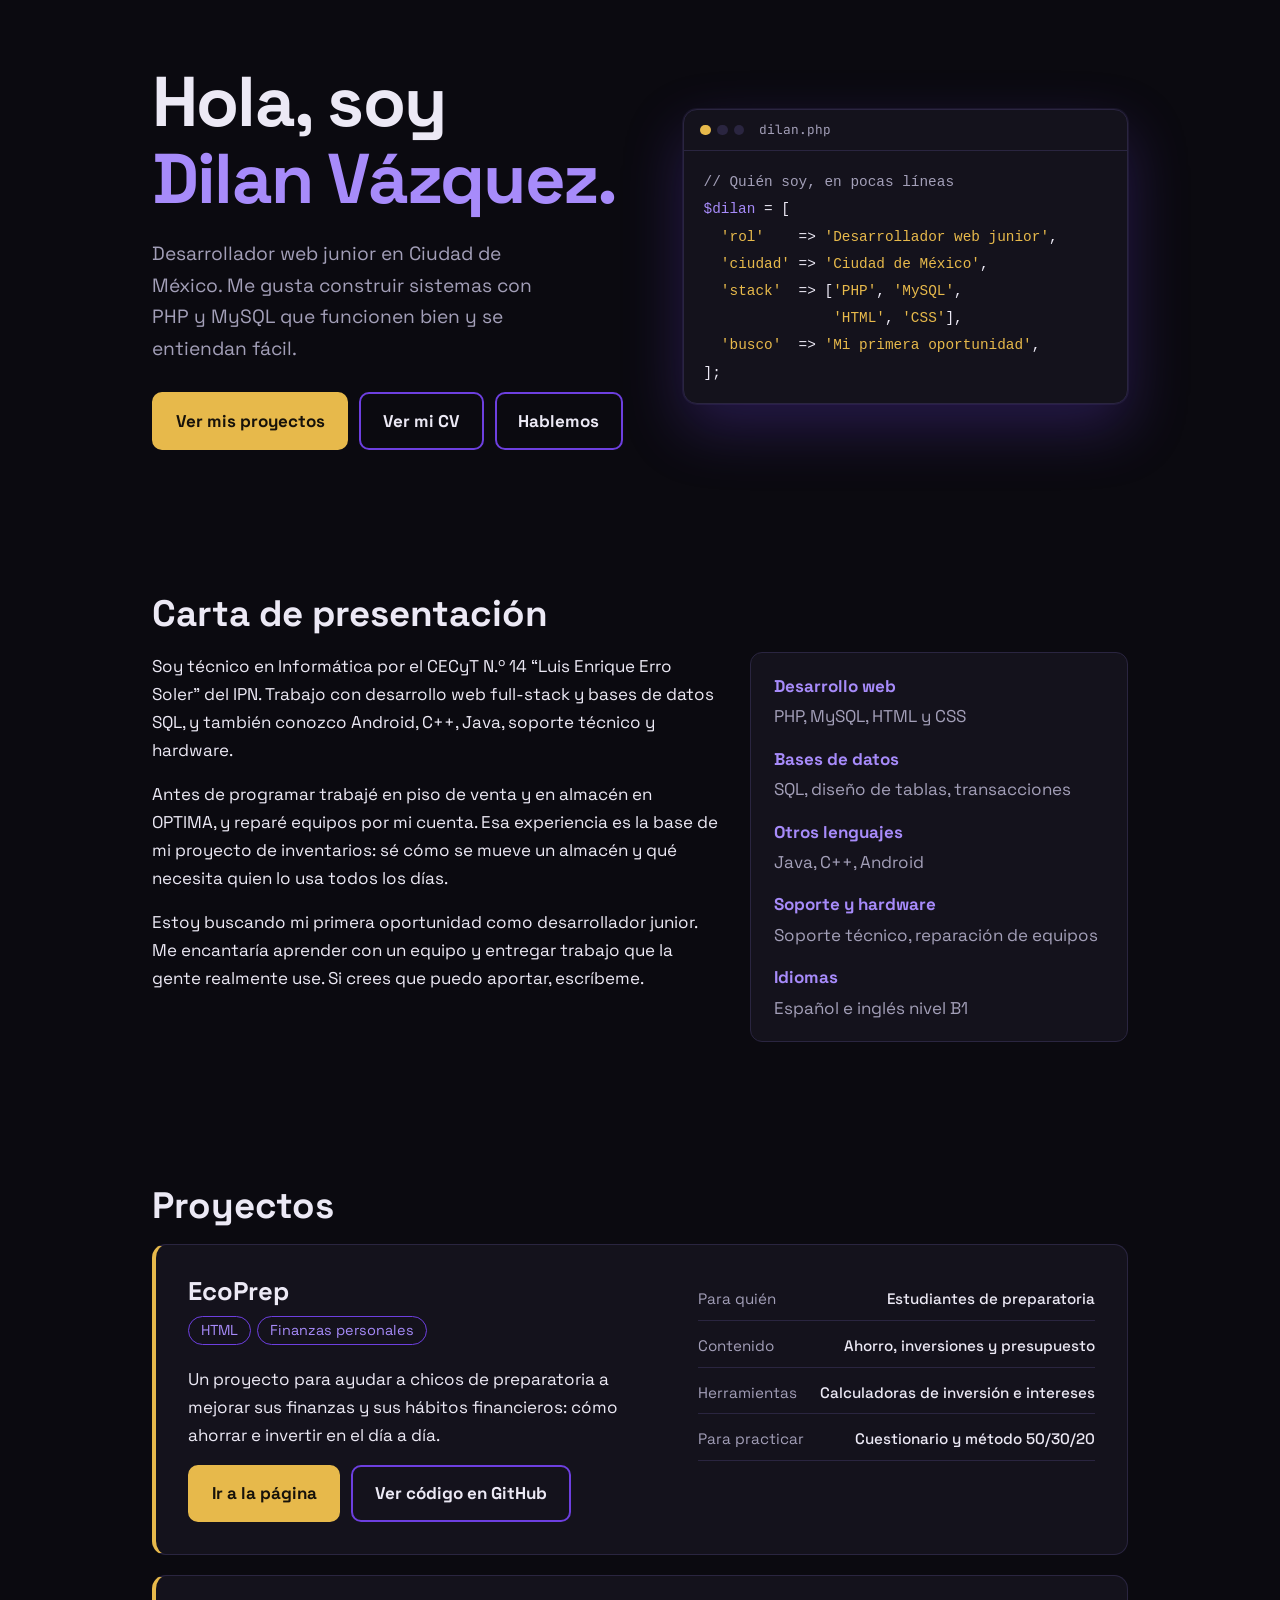
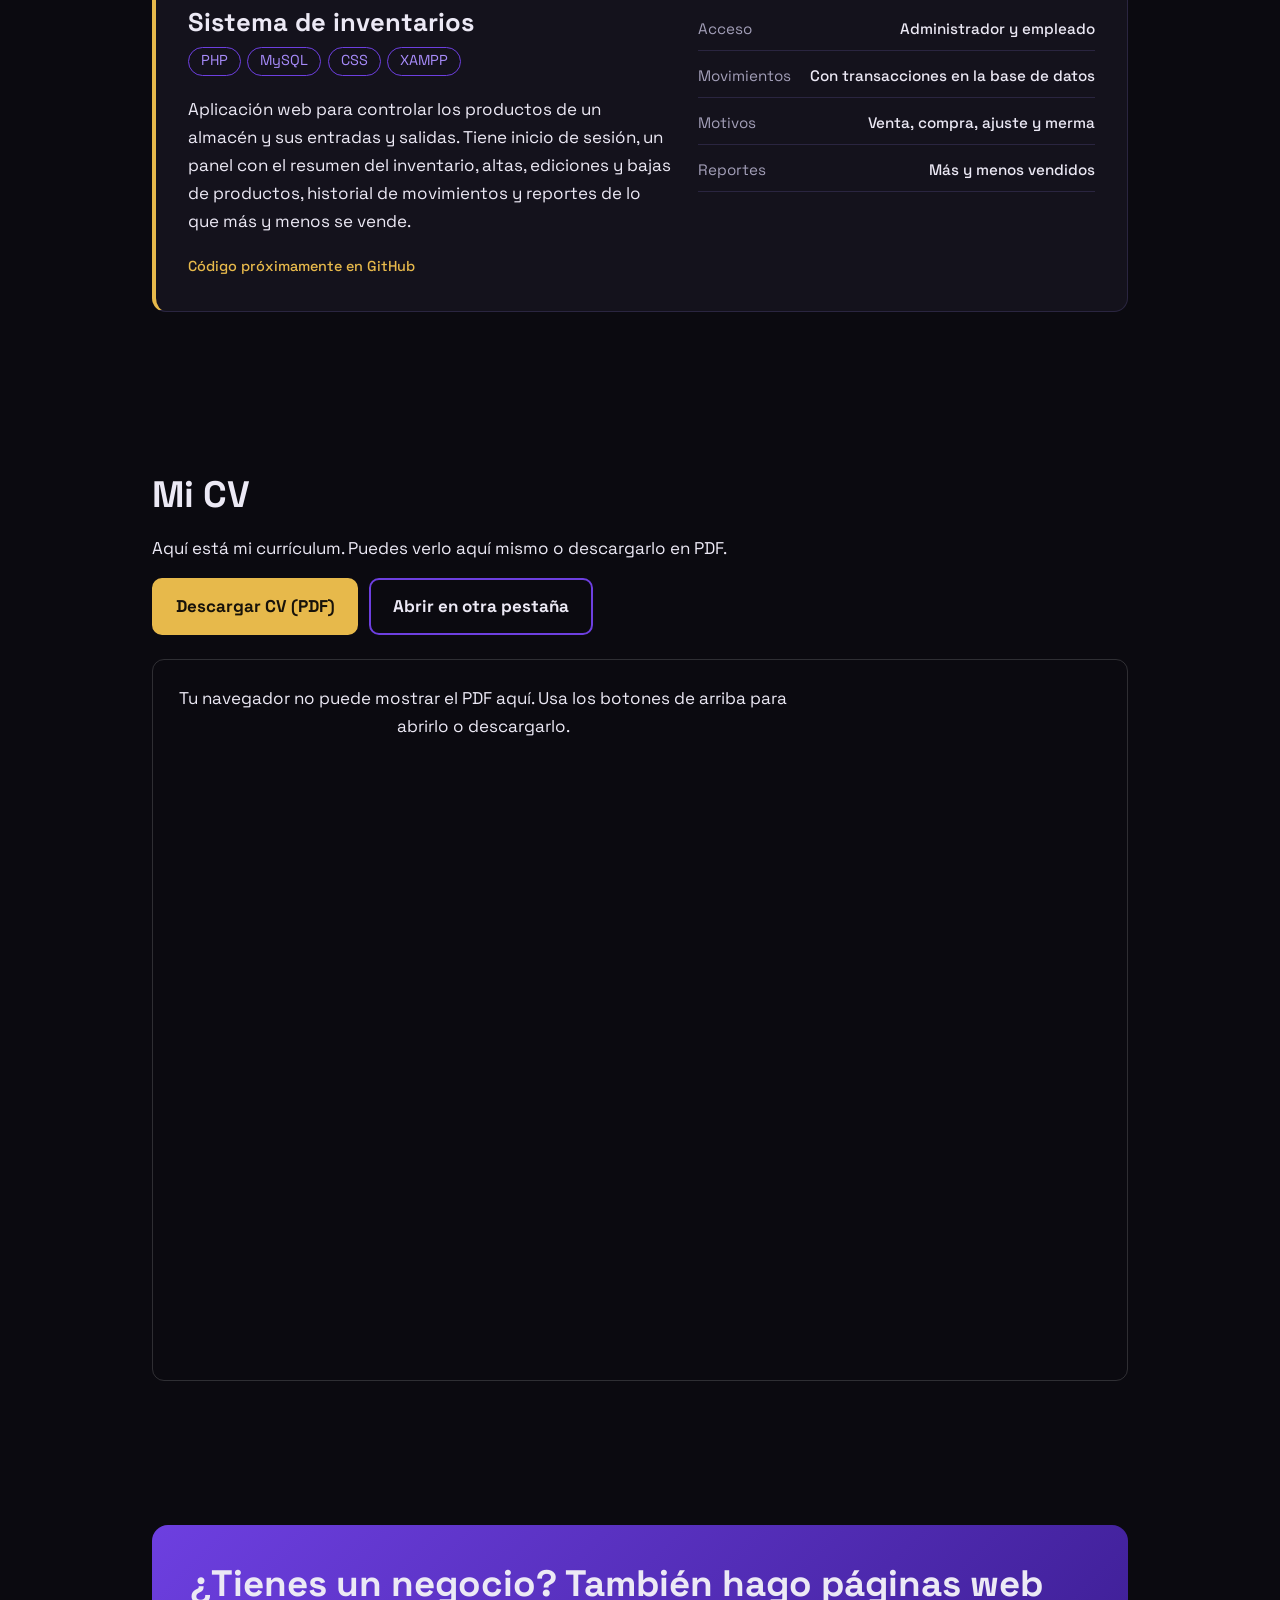
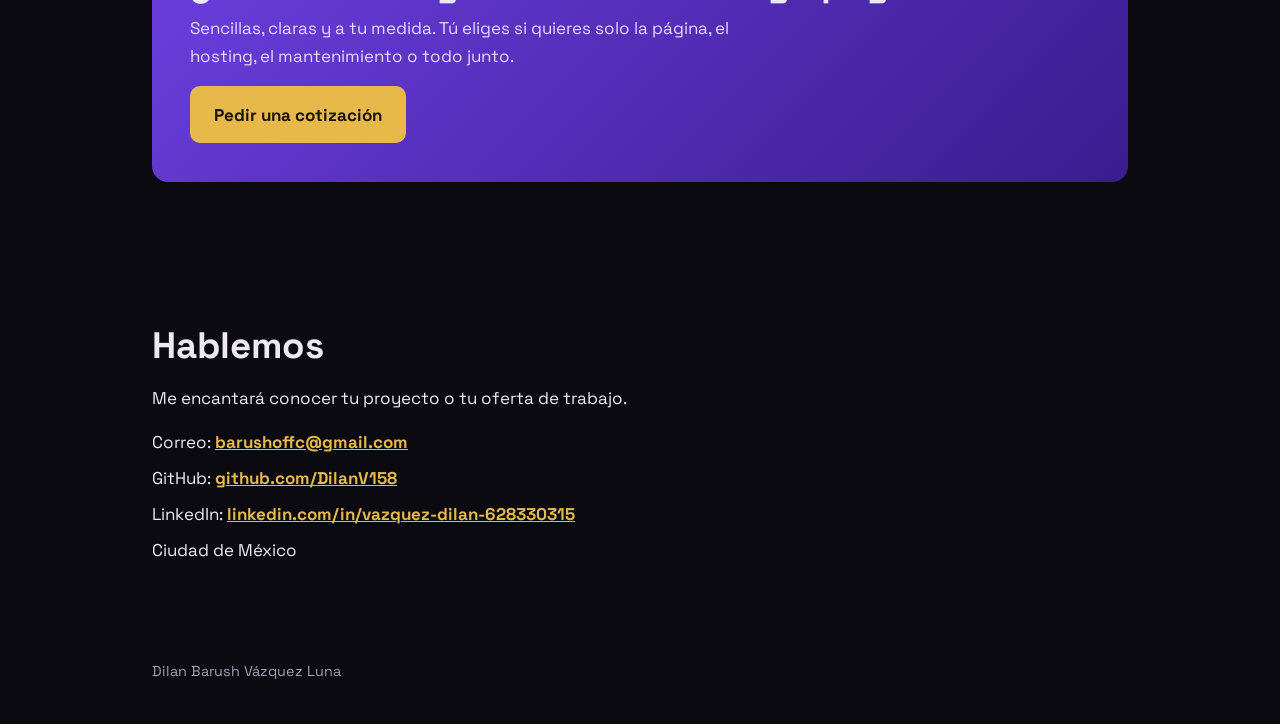
<file: index.html>
<!DOCTYPE html>
<html lang="es">
<head>
<meta charset="utf-8">
<meta name="viewport" content="width=device-width, initial-scale=1, viewport-fit=cover">
<title>Dilan Vázquez · Desarrollador web junior</title>
<meta name="description" content="Portafolio de Dilan Barush Vázquez Luna, desarrollador web junior en Ciudad de México.">
<link rel="preconnect" href="https://fonts.googleapis.com">
<link rel="preconnect" href="https://fonts.gstatic.com" crossorigin>
<link href="https://fonts.googleapis.com/css2?family=Space+Grotesk:wght@400;500;700&family=JetBrains+Mono:wght@400;600&display=swap" rel="stylesheet">
<link rel="stylesheet" href="styles.css">
</head>
<body>
<main>
  <div class="wrap">
    <section class="hero" id="inicio">
      <div>
        <h1>Hola, soy <span>Dilan Vázquez.</span></h1>
        <p class="rol">Desarrollador web junior en Ciudad de México. Me gusta construir sistemas con PHP y MySQL que funcionen bien y se entiendan fácil.</p>
        <div class="actions">
          <a class="btn primary" href="#proyectos">Ver mis proyectos</a>
          <a class="btn ghost" href="#cv">Ver mi CV</a>
          <a class="btn ghost" href="#contacto">Hablemos</a>
        </div>
      </div>
      <div class="editor" role="img" aria-label="Fragmento de código con un resumen de Dilan: desarrollador web junior en Ciudad de México que trabaja con PHP, MySQL, HTML y CSS.">
        <div class="bar"><i></i><i></i><i></i><b>dilan.php</b></div>
<pre aria-hidden="true"><code><span class="c">// Quién soy, en pocas líneas</span>
<span class="k">$dilan</span> = [
  <span class="s">'rol'</span>    =&gt; <span class="s">'Desarrollador web junior'</span>,
  <span class="s">'ciudad'</span> =&gt; <span class="s">'Ciudad de México'</span>,
  <span class="s">'stack'</span>  =&gt; [<span class="s">'PHP'</span>, <span class="s">'MySQL'</span>,
               <span class="s">'HTML'</span>, <span class="s">'CSS'</span>],
  <span class="s">'busco'</span>  =&gt; <span class="s">'Mi primera oportunidad'</span>,
];</code></pre>
      </div>
    </section>

    <section id="sobre-mi">
      <h2>Carta de presentación</h2>
      <div class="about">
        <div>
          <p>Soy técnico en Informática por el CECyT N.º 14 “Luis Enrique Erro Soler” del IPN. Trabajo con desarrollo web full-stack y bases de datos SQL, y también conozco Android, C++, Java, soporte técnico y hardware.</p>
          <p>Antes de programar trabajé en piso de venta y en almacén en OPTIMA, y reparé equipos por mi cuenta. Esa experiencia es la base de mi proyecto de inventarios: sé cómo se mueve un almacén y qué necesita quien lo usa todos los días.</p>
          <p>Estoy buscando mi primera oportunidad como desarrollador junior. Me encantaría aprender con un equipo y entregar trabajo que la gente realmente use. Si crees que puedo aportar, escríbeme.</p>
        </div>
        <div class="skills">
          <dl>
            <dt>Desarrollo web</dt><dd>PHP, MySQL, HTML y CSS</dd>
            <dt>Bases de datos</dt><dd>SQL, diseño de tablas, transacciones</dd>
            <dt>Otros lenguajes</dt><dd>Java, C++, Android</dd>
            <dt>Soporte y hardware</dt><dd>Soporte técnico, reparación de equipos</dd>
            <dt>Idiomas</dt><dd>Español e inglés nivel B1</dd>
          </dl>
        </div>
      </div>
    </section>

    <section id="proyectos">
      <h2>Proyectos</h2>
      <article class="featured">
        <div>
          <h3>EcoPrep</h3>
          <ul class="chips"><li>HTML</li><li>Finanzas personales</li></ul>
          <p>Un proyecto para ayudar a chicos de preparatoria a mejorar sus finanzas y sus hábitos financieros: cómo ahorrar e invertir en el día a día.</p>
          <div class="actions">
            <a class="btn primary" href="https://dilanv158.github.io/EcoPrep/" rel="noopener">Ir a la página</a>
            <a class="btn ghost" href="https://github.com/DilanV158/EcoPrep" rel="noopener">Ver código en GitHub</a>
          </div>
        </div>
        <div class="mini">
          <div><span>Para quién</span><strong>Estudiantes de preparatoria</strong></div>
          <div><span>Contenido</span><strong>Ahorro, inversiones y presupuesto</strong></div>
          <div><span>Herramientas</span><strong>Calculadoras de inversión e intereses</strong></div>
          <div><span>Para practicar</span><strong>Cuestionario y método 50/30/20</strong></div>
        </div>
      </article>
      <article class="featured">
        <div>
          <h3>Sistema de inventarios</h3>
          <ul class="chips"><li>PHP</li><li>MySQL</li><li>CSS</li><li>XAMPP</li></ul>
          <p>Aplicación web para controlar los productos de un almacén y sus entradas y salidas. Tiene inicio de sesión, un panel con el resumen del inventario, altas, ediciones y bajas de productos, historial de movimientos y reportes de lo que más y menos se vende.</p>
          <span class="status">Código próximamente en GitHub</span>
        </div>
        <div class="mini">
          <div><span>Acceso</span><strong>Administrador y empleado</strong></div>
          <div><span>Movimientos</span><strong>Con transacciones en la base de datos</strong></div>
          <div><span>Motivos</span><strong>Venta, compra, ajuste y merma</strong></div>
          <div><span>Reportes</span><strong>Más y menos vendidos</strong></div>
        </div>
      </article>
    </section>

    <section id="cv">
      <h2>Mi CV</h2>
      <p>Aquí está mi currículum. Puedes verlo aquí mismo o descargarlo en PDF.</p>
      <div class="actions">
        <a class="btn primary" href="Dilan-Vazquez-CV.pdf" download="Dilan-Vazquez-CV.pdf">Descargar CV (PDF)</a>
        <a class="btn ghost" href="Dilan-Vazquez-CV.pdf" target="_blank" rel="noopener">Abrir en otra pestaña</a>
      </div>
      <div class="cv-preview">
        <object data="Dilan-Vazquez-CV.pdf#view=FitH" type="application/pdf" aria-label="Vista previa del CV de Dilan Vázquez">
          <p>Tu navegador no puede mostrar el PDF aquí. Usa los botones de arriba para abrirlo o descargarlo.</p>
        </object>
      </div>
    </section>

    <section id="paginas-web">
      <div class="service">
        <h2>¿Tienes un negocio? También hago páginas web</h2>
        <p>Sencillas, claras y a tu medida. Tú eliges si quieres solo la página, el hosting, el mantenimiento o todo junto.</p>
        <a class="btn primary" href="mailto:barushoffc@gmail.com?subject=Cotizaci%C3%B3n%20de%20p%C3%A1gina%20web&body=Hola%20Dilan%2C%20me%20gustar%C3%ADa%20cotizar%20una%20p%C3%A1gina%20web.%0A%0ANombre%3A%0ANegocio%3A%0AQu%C3%A9%20necesito%3A%0A">Pedir una cotización</a>
      </div>
    </section>

    <section class="contact" id="contacto">
      <h2>Hablemos</h2>
      <p>Me encantará conocer tu proyecto o tu oferta de trabajo.</p>
      <ul>
        <li>Correo: <a href="mailto:barushoffc@gmail.com">barushoffc@gmail.com</a></li>
        <li>GitHub: <a href="https://github.com/DilanV158" rel="noopener">github.com/DilanV158</a></li>
        <li>LinkedIn: <a href="https://www.linkedin.com/in/vazquez-dilan-628330315/" rel="noopener">linkedin.com/in/vazquez-dilan-628330315</a></li>
        <li>Ciudad de México</li>
      </ul>
    </section>
  </div>
  <footer><div class="wrap">Dilan Barush Vázquez Luna</div></footer>
</main>
</body>
</html>
</file>
<file: styles.css>
:root, :root[data-theme="dark"]{
  color-scheme: dark;
  --bg:#0B0A10; --surface:#14121C; --line:#2A2540; --ink:#ECE9F5; --muted:#A39FB8;
  --purple:#A78BFA; --purple-deep:#6D3FE0; --gold:#E7B94B; --gold-ink:#17120A;
  box-sizing:border-box;
  padding-top:env(safe-area-inset-top,0px);
  padding-bottom:env(safe-area-inset-bottom,0px);
}
html{scroll-padding-top:env(safe-area-inset-top,0px);scroll-behavior:smooth;background:var(--bg)}
*,*::before,*::after{box-sizing:border-box}
body{margin:0;background:var(--bg);color:var(--ink);font-family:"Space Grotesk",system-ui,-apple-system,"Segoe UI",sans-serif;font-size:1.0625rem;line-height:1.65}
h1,h2,h3{line-height:1.1;margin:0;font-weight:700}
a{color:inherit}
a:focus-visible,.btn:focus-visible{outline:3px solid var(--gold);outline-offset:3px;border-radius:6px}
.wrap{max-width:1040px;margin:0 auto;padding:0 clamp(1.1rem,4vw,2rem)}
section{padding:clamp(2.5rem,7vw,4.5rem) 0}
h2{font-size:clamp(1.7rem,4vw,2.3rem);margin-bottom:1.1rem}
p{margin:0 0 1rem;max-width:60ch}

.hero{display:grid;gap:2.5rem;align-items:center;padding-top:clamp(2rem,6vw,4rem)}
@media(min-width:860px){.hero{grid-template-columns:1.05fr .95fr}}
.hero h1{font-size:clamp(2.5rem,8vw,4.4rem);letter-spacing:-.025em}
.hero h1 span{display:block;color:var(--purple)}
.hero .rol{font-size:1.2rem;color:var(--muted);margin:1.2rem 0 1.7rem;max-width:34ch}
.actions{display:flex;flex-wrap:wrap;gap:.7rem}
.btn{display:inline-block;padding:.8rem 1.35rem;border-radius:10px;font-weight:700;text-decoration:none;border:2px solid var(--gold)}
.btn.primary{background:var(--gold);color:var(--gold-ink)}
.btn.ghost{color:var(--ink);border-color:var(--purple-deep)}
.btn.ghost:hover{border-color:var(--purple)}

.editor{background:var(--surface);border:1px solid var(--line);border-radius:14px;overflow:hidden;box-shadow:0 0 0 1px rgba(167,139,250,.08),0 24px 60px rgba(109,63,224,.28)}
.editor .bar{display:flex;align-items:center;gap:.4rem;padding:.7rem 1rem;border-bottom:1px solid var(--line);font:400 .8rem "JetBrains Mono",monospace;color:var(--muted)}
.editor .bar i{width:.65rem;height:.65rem;border-radius:50%;background:var(--line)}
.editor .bar i:first-child{background:var(--gold)}
.editor .bar b{margin-left:.5rem;font-weight:400}
.editor pre{margin:0;padding:1.1rem 1.2rem;overflow-x:auto;font:400 .9rem/1.75 "JetBrains Mono",ui-monospace,monospace;color:var(--ink)}
.k{color:var(--purple)}.s{color:var(--gold)}.c{color:var(--muted)}

.about{display:grid;gap:2rem}
@media(min-width:860px){.about{grid-template-columns:1.2fr .8fr}}
.skills{background:var(--surface);border:1px solid var(--line);border-radius:12px;padding:1.2rem 1.4rem;align-self:start}
.skills dl{margin:0}.skills dt{font-weight:700;color:var(--purple);margin-top:.9rem}.skills dt:first-child{margin-top:0}
.skills dd{margin:.15rem 0 0;color:var(--muted)}

.featured{display:grid;gap:1.6rem;background:var(--surface);border:1px solid var(--line);border-left:4px solid var(--gold);border-radius:14px;padding:clamp(1.2rem,3vw,2rem);margin-bottom:1.2rem}
@media(min-width:860px){.featured{grid-template-columns:1.1fr .9fr}}
.featured h3{font-size:1.6rem;margin-bottom:.7rem}
.chips{display:flex;flex-wrap:wrap;gap:.4rem;padding:0;margin:0 0 1.2rem;list-style:none}
.chips li{border:1px solid var(--purple-deep);border-radius:999px;padding:.1rem .75rem;font-size:.9rem;color:var(--purple)}
.mini{display:grid;gap:.2rem;align-content:start}
.mini div{display:flex;justify-content:space-between;gap:1rem;font-size:.95rem;color:var(--muted);border-bottom:1px solid var(--line);padding:.55rem 0}
.mini strong{color:var(--ink);font-weight:500;text-align:right}
.status{font-size:.9rem;color:var(--gold);font-weight:500}

.service{background:linear-gradient(135deg,var(--purple-deep),#3A1C8F);border-radius:16px;padding:clamp(1.4rem,4vw,2.4rem)}
.service h2{margin-bottom:.6rem}
.service p{max-width:54ch;color:#E4DBFF}
.contact ul{list-style:none;padding:0;margin:0;display:grid;gap:.5rem}
.contact a{font-weight:700;color:var(--gold)}
footer{padding:1.5rem 0 2.5rem;color:var(--muted);font-size:.9rem}

.cv-preview {
  margin-top: 24px;
  border: 1px solid rgba(255, 255, 255, 0.15);
  border-radius: 12px;
  overflow: hidden;
}
.cv-preview object {
  display: block;
  width: 100%;
  height: 80vh;
  min-height: 480px;
}
.cv-preview p {
  padding: 24px;
  text-align: center;
}
</file>
